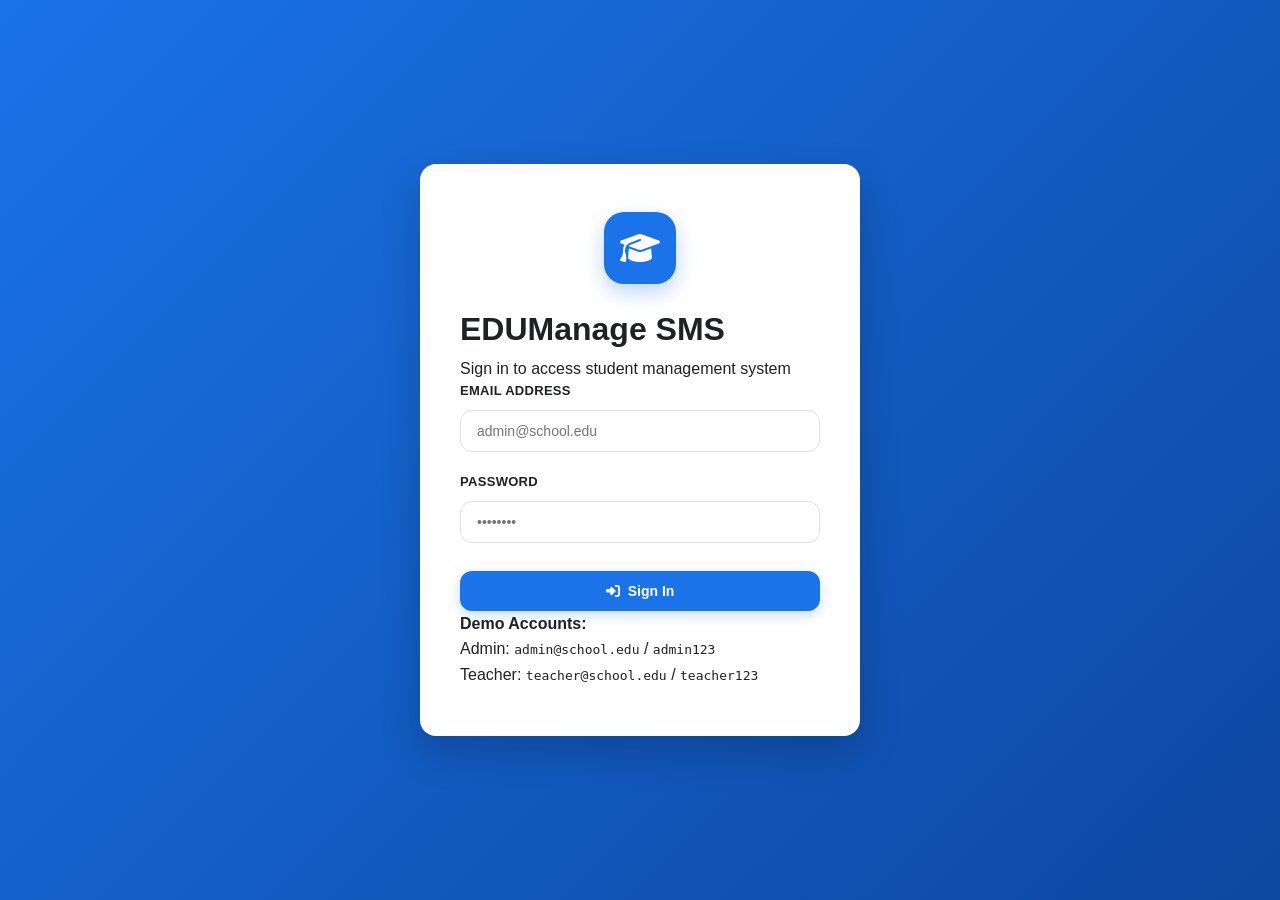
<file: index.html>
<!DOCTYPE html>
<html lang="en">
<head>
    <meta charset="UTF-8">
    <meta name="viewport" content="width=device-width, initial-scale=1.0">
    <title>Sign In - EDUManage SMS</title>
    <link rel="stylesheet" href="https://cdnjs.cloudflare.com/ajax/libs/font-awesome/6.5.1/css/all.min.css">
    <link rel="stylesheet" href="css/style.css">
</head>
<body>

    <div class="login-container">
        <div class="login-card">
            <div class="login-header">
                <div class="school-logo">
                    <i class="fa-solid fa-graduation-cap"></i>
                </div>
                <h1>EDUManage SMS</h1>
                <p>Sign in to access student management system</p>
            </div>

            <div id="loginAlert" class="alert alert-error"></div>

            <form id="loginForm">
                <div class="form-group">
                    <label for="email">Email Address</label>
                    <input type="email" id="email" placeholder="admin@school.edu">
                    <div class="error-message" id="emailError"></div>
                </div>
                
                <div class="form-group">
                    <label for="password">Password</label>
                    <input type="password" id="password" placeholder="••••••••">
                    <div class="error-message" id="passwordError"></div>
                </div>

                <button type="submit" class="btn btn-primary" style="width: 100%; margin-top: 8px;">
                    <i class="fa-solid fa-right-to-bracket"></i> Sign In
                </button>
            </form>

            <div class="demo-credentials">
                <strong>Demo Accounts:</strong><br>
                Admin: <code>admin@school.edu</code> / <code>admin123</code><br>
                Teacher: <code>teacher@school.edu</code> / <code>teacher123</code>
            </div>
        </div>
    </div>

    <script src="js/auth.js"></script>
    <script>
        // Redirect if already logged in
        if (localStorage.getItem('currentUser')) {
            window.location.href = 'dashboard.html';
        }
    </script>
</body>
</html>
</file>
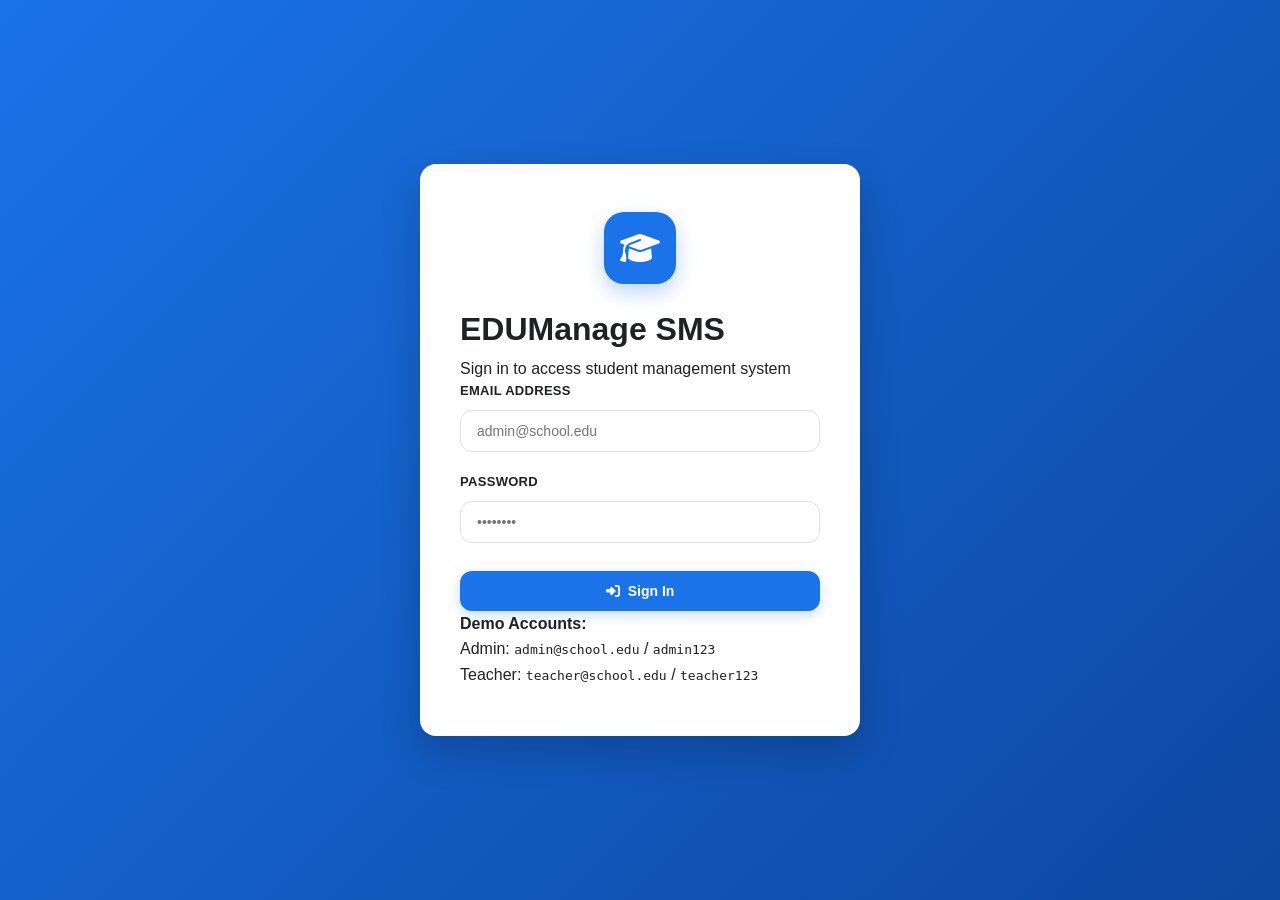
<file: dashboard.html>
<!DOCTYPE html>
<html lang="en">
<head>
    <meta charset="UTF-8">
    <meta name="viewport" content="width=device-width, initial-scale=1.0">
    <title>Dashboard - EDUManage SMS</title>
    <link rel="stylesheet" href="https://cdnjs.cloudflare.com/ajax/libs/font-awesome/6.5.1/css/all.min.css">
    <link rel="stylesheet" href="css/style.css">
</head>
<body>
    <nav class="navbar">
        <a href="dashboard.html" class="navbar-brand">
            <div class="logo-icon"><i class="fa-solid fa-user-graduate"></i></div>
            EDUManage SMS
        </a>
        <ul class="navbar-nav">
            <li><a href="dashboard.html" class="active">Dashboard</a></li>
            <li><a href="register.html">Register Student</a></li>
            <li><a href="students.html">Student List</a></li>
        </ul>
        <div class="user-info">
            <div class="user-avatar">A</div>
            <button class="btn btn-secondary btn-sm" onclick="logout()">Logout</button>
        </div>
    </nav>

    <div class="container">
        <div class="page-header">
            <h1>Dashboard</h1>
            <p>Welcome back, Administrator. Here's an overview of the school.</p>
        </div>

        <div class="stats-grid">
            <div class="stat-card">
                <div class="stat-icon blue"><i class="fa-solid fa-circle-user"></i></div>
                <div class="stat-info">
                    <h3 id="totalStudents">0</h3>
                    <p>Total Students</p>
                </div>
            </div>
            <div class="stat-card">
                <div class="stat-icon green"><i class="fa-solid fa-circle-check"></i></div>
                <div class="stat-info">
                    <h3 id="activeStudents">0</h3>
                    <p>Active Students</p>
                </div>
            </div>
            <div class="stat-card">
                <div class="stat-icon orange"><i class="fa-solid fa-book-journal-whills"></i></div>
                <div class="stat-info">
                    <h3 id="totalClasses">0</h3>
                    <p>Classes</p>
                </div>
            </div>
            <div class="stat-card">
                <div class="stat-icon red"><i class="fa-solid fa-file"></i></div>
                <div class="stat-info">
                    <h3 id="newThisMonth">0</h3>
                    <p>New This Month</p>
                </div>
            </div>
        </div>

        <div class="quick-actions">
            <h2>Quick Actions</h2>
            <div class="actions-grid">
                <a href="register.html" class="action-card">
                    <span class="action-icon"><i class="fa-solid fa-plus"></i></span>
                    <span>Register New Student</span>
                </a>
                <a href="students.html" class="action-card">
                    <span class="action-icon"><i class="fa-solid fa-list"></i></span>
                    <span>View Student List</span>
                </a>
            </div>
        </div>

        <div class="recent-section">
            <h2>Recent Activity</h2>
            <ul class="activity-list" id="activityList">
                <!-- Populated by JavaScript -->
            </ul>
        </div>
    </div>

    <script src="js/auth.js"></script>
    <script src="js/students.js"></script>
    <script src="js/main.js"></script>
    <script>
        if (!localStorage.getItem('currentUser')) {
            window.location.href = 'index.html';
        } else {
            loadDashboard();
        }
    </script>
</body>
</html>
</file>
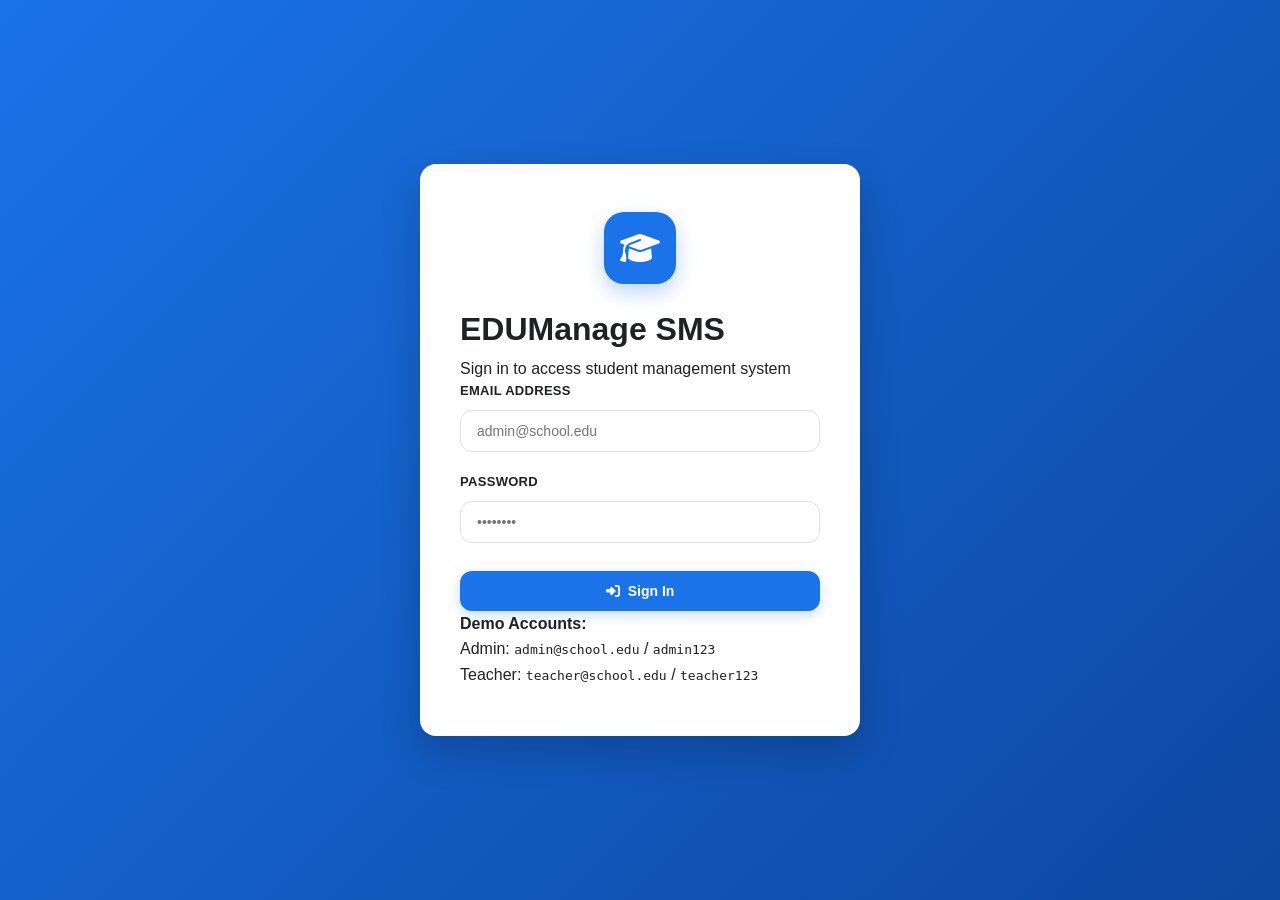
<file: dashboard2.html>
<!DOCTYPE html>
<html lang="en">
<head>
    <meta charset="UTF-8">
    <meta name="viewport" content="width=device-width, initial-scale=1.0">
    <title>Dashboard - EduManage SMS</title>
    <link rel="stylesheet" href="https://cdnjs.cloudflare.com/ajax/libs/font-awesome/6.5.1/css/all.min.css">
    <link rel="stylesheet" href="css/style.css">
    <script>try{var t=localStorage.getItem('sms_theme');if(t)document.documentElement.setAttribute('data-theme',JSON.parse(t));}catch(e){}</script>
</head>
<body>
    <div class="shell">
        <aside class="sidebar">
            <div class="brand"><i class="fa-solid fa-graduation-cap"></i> EduManage SMS</div>
            <nav id="nav"></nav>
        </aside>

        <div class="content">
            <header class="topbar">
                <h2 id="pageTitle">Dashboard</h2>
                <div class="user-box">
                    <button class="btn btn-secondary btn-sm" id="themeBtn" title="Toggle dark mode"><i class="fa-solid fa-moon"></i></button>
                    <div class="user-meta">
                        <strong id="userName"></strong><br>
                        <span class="role-badge" id="userRole"></span>
                    </div>
                    <button class="btn btn-secondary btn-sm" onclick="logout()"><i class="fa-solid fa-right-from-bracket"></i> Logout</button>
                </div>
            </header>
            <main id="view"></main>
        </div>
    </div>

    <script src="js/data.js"></script>
    <script src="js/app.js"></script>
</body>
</html>
</file>
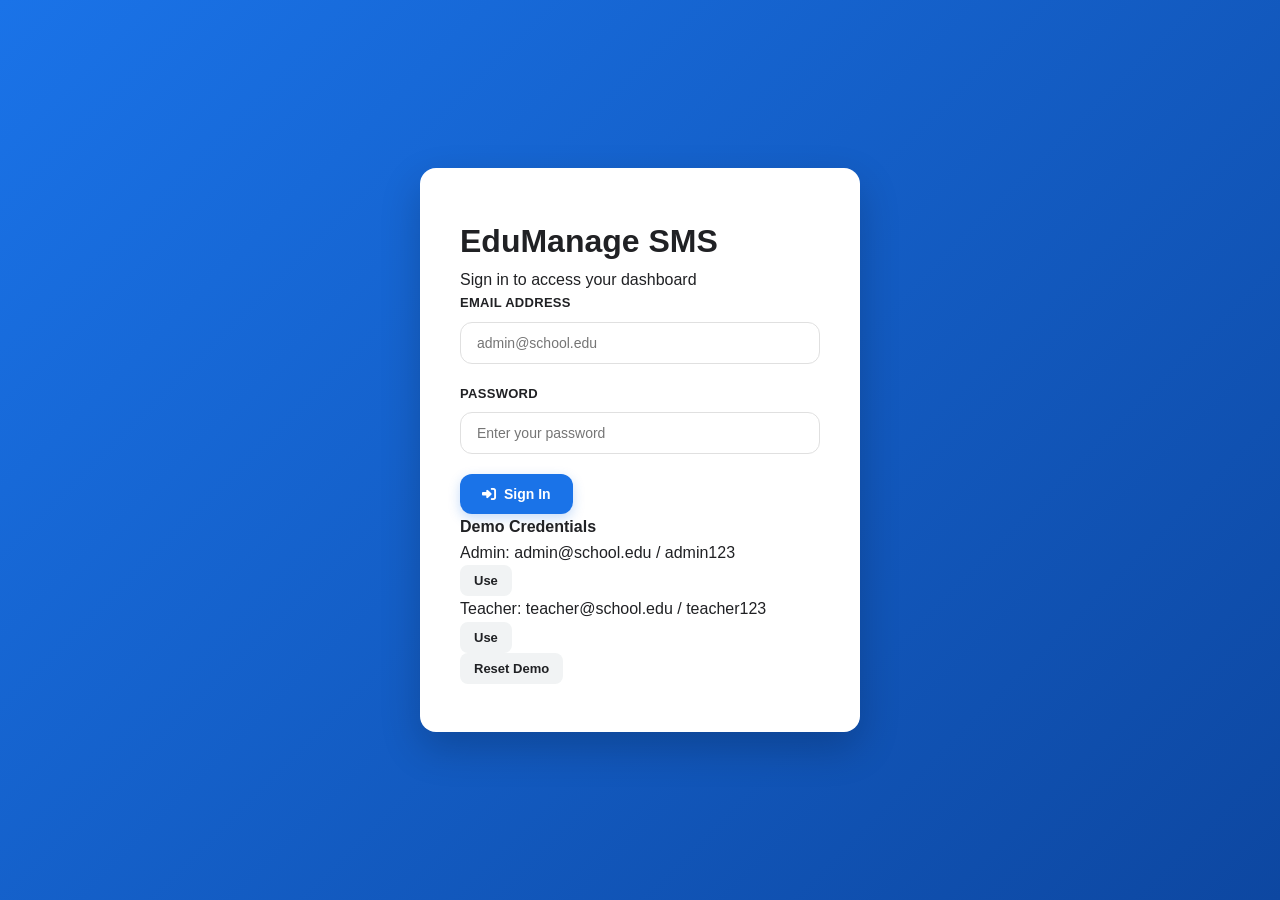
<file: index2.html>
<!DOCTYPE html>
<html lang="en">
<head>
    <meta charset="UTF-8">
    <meta name="viewport" content="width=device-width, initial-scale=1.0">
    <title>Login - EduManage SMS</title>
    <link rel="stylesheet" href="https://cdnjs.cloudflare.com/ajax/libs/font-awesome/6.5.1/css/all.min.css">
    <link rel="stylesheet" href="css/style.css">
</head>
<body>
    <div class="login-container">
        <div class="login-card">
            <div class="login-header">
                <h1>EduManage SMS</h1>
                <p>Sign in to access your dashboard</p>
            </div>

            <div id="loginAlert" class="alert alert-error"></div>

            <form id="loginForm" novalidate>
                <div class="form-group">
                    <label for="email">Email Address</label>
                    <input type="email" id="email" name="email"
                           placeholder="admin@school.edu" autocomplete="email">
                    <div class="error-message" id="emailError">Please enter a valid email address</div>
                </div>

                <div class="form-group">
                    <label for="password">Password</label>
                    <input type="password" id="password" name="password"
                           placeholder="Enter your password" autocomplete="current-password">
                    <div class="error-message" id="passwordError">Password must be at least 6 characters</div>
                </div>

                <button type="submit" class="btn btn-primary"><i class="fa-solid fa-right-to-bracket"></i> Sign In</button>
            </form>

            <div class="demo-credentials">
                <strong>Demo Credentials</strong>
                <div class="demo-row">
                    <div>Admin: admin@school.edu / admin123</div>
                    <button type="button" class="btn btn-secondary btn-sm" onclick="fillDemo('admin')">Use</button>
                </div>
                <div class="demo-row">
                    <div>Teacher: teacher@school.edu / teacher123</div>
                    <button type="button" class="btn btn-secondary btn-sm" onclick="fillDemo('teacher')">Use</button>
                </div>
                <div class="demo-row" style="justify-content:flex-end;">
                    <button type="button" class="btn btn-secondary btn-sm" onclick="resetDemo()">Reset Demo</button>
                </div>
            </div>
        </div>
    </div>

    <script>try{var t=localStorage.getItem('sms_theme');if(t)document.documentElement.setAttribute('data-theme',JSON.parse(t));}catch(e){}</script>
    <script src="js/data.js"></script>
    <script src="js/auth.js"></script>
</body>
</html>
</file>
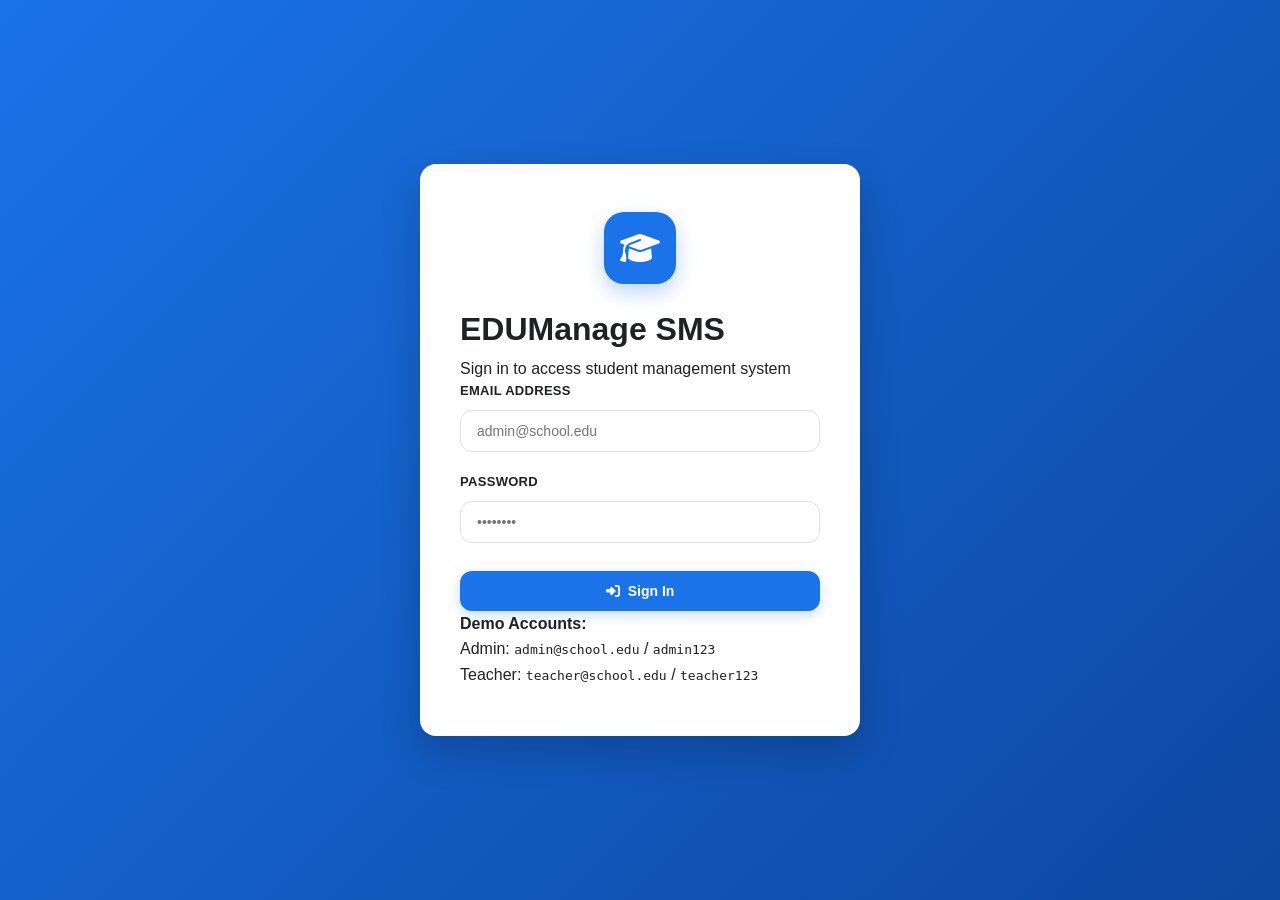
<file: register.html>
<!DOCTYPE html>
<html lang="en">
<head>
    <meta charset="UTF-8">
    <meta name="viewport" content="width=device-width, initial-scale=1.0">
    <title>Register Student - EDUManage SMS</title>
    <link rel="stylesheet" href="https://cdnjs.cloudflare.com/ajax/libs/font-awesome/6.5.1/css/all.min.css">
    <link rel="stylesheet" href="css/style.css">
</head>
<body>
    <nav class="navbar">
        <a href="dashboard.html" class="navbar-brand">
            <div class="logo-icon"><i class="fa-solid fa-user-graduate"></i></div>
            EDUManage SMS
        </a>
        <ul class="navbar-nav">
            <li><a href="dashboard.html">Dashboard</a></li>
            <li><a href="register.html" class="active">Register Student</a></li>
            <li><a href="students.html">Student List</a></li>
        </ul>
        <div class="user-info">
            <div class="user-avatar">A</div>
            <button class="btn btn-secondary btn-sm" onclick="logout()"><i class="fa-solid fa-sign-out-alt"></i> Logout</button>
        </div>
    </nav>

    <div class="container">
        <div class="page-header">
            <h1>Register New Student</h1>
            <p>Fill in the details below to register a new student.</p>
        </div>

        <div class="form-card">
            <div id="formAlert" class="alert"></div>
            <form id="studentForm" novalidate>
                <div class="form-row">
                    <div class="form-group">
                        <label for="firstName">First Name *</label>
                        <input type="text" id="firstName" name="firstName" placeholder="John">
                        <div class="error-message" id="firstNameError">First name is required</div>
                    </div>
                    <div class="form-group">
                        <label for="lastName">Last Name *</label>
                        <input type="text" id="lastName" name="lastName" placeholder="Doe">
                        <div class="error-message" id="lastNameError">Last name is required</div>
                    </div>
                </div>

                <div class="form-row">
                    <div class="form-group">
                        <label for="email">Email Address *</label>
                        <input type="email" id="email" name="email" placeholder="john.doe@email.com">
                        <div class="error-message" id="emailError">Valid email is required</div>
                    </div>
                    <div class="form-group">
                        <label for="phone">Phone Number *</label>
                        <input type="tel" id="phone" name="phone" placeholder="+256 700 000 000">
                        <div class="error-message" id="phoneError">Phone number is required</div>
                    </div>
                </div>

                <div class="form-row">
                    <div class="form-group">
                        <label for="dob">Date of Birth *</label>
                        <input type="date" id="dob" name="dob">
                        <div class="error-message" id="dobError">Date of birth is required</div>
                    </div>
                    <div class="form-group">
                        <label for="gender">Gender *</label>
                        <select id="gender" name="gender">
                            <option value="">Select gender</option>
                            <option value="Male">Male</option>
                            <option value="Female">Female</option>
                            <option value="Other">Other</option>
                        </select>
                        <div class="error-message" id="genderError">Gender is required</div>
                    </div>
                </div>

                <div class="form-row">
                    <div class="form-group">
                        <label for="class">Class *</label>
                        <select id="class" name="class">
                            <option value="">Select class</option>
                            <option value="Senior 1">Senior 1</option>
                            <option value="Senior 2">Senior 2</option>
                            <option value="Senior 3">Senior 3</option>
                            <option value="Senior 4">Senior 4</option>
                            <option value="Senior 5">Senior 5</option>
                            <option value="Senior 6">Senior 6</option>
                        </select>
                        <div class="error-message" id="classError">Class is required</div>
                    </div>
                    <div class="form-group">
                        <label for="enrollmentDate">Enrollment Date *</label>
                        <input type="date" id="enrollmentDate" name="enrollmentDate">
                        <div class="error-message" id="enrollmentDateError">Enrollment date is required</div>
                    </div>
                </div>

                <div class="form-group">
                    <label for="address">Address</label>
                    <textarea id="address" name="address" rows="3"
                              placeholder="Enter residential address"></textarea>
                </div>

                <div class="form-actions" style="display: flex; gap: 12px; margin-top: 24px; padding-top: 24px; border-top: 1px solid var(--light-gray);">
                    <button type="submit" class="btn btn-primary"><i class="fa-solid fa-save"></i> Register Student</button>
                    <a href="dashboard.html" class="btn btn-secondary">Cancel</a>
                </div>
            </form>
        </div>
    </div>

    <script src="js/auth.js"></script>
    <script src="js/students.js"></script>
    <script>
        if (!localStorage.getItem('currentUser')) {
            window.location.href = 'index.html';
        } else {
            initRegistrationForm();
        }
    </script>
</body>
</html>
</file>
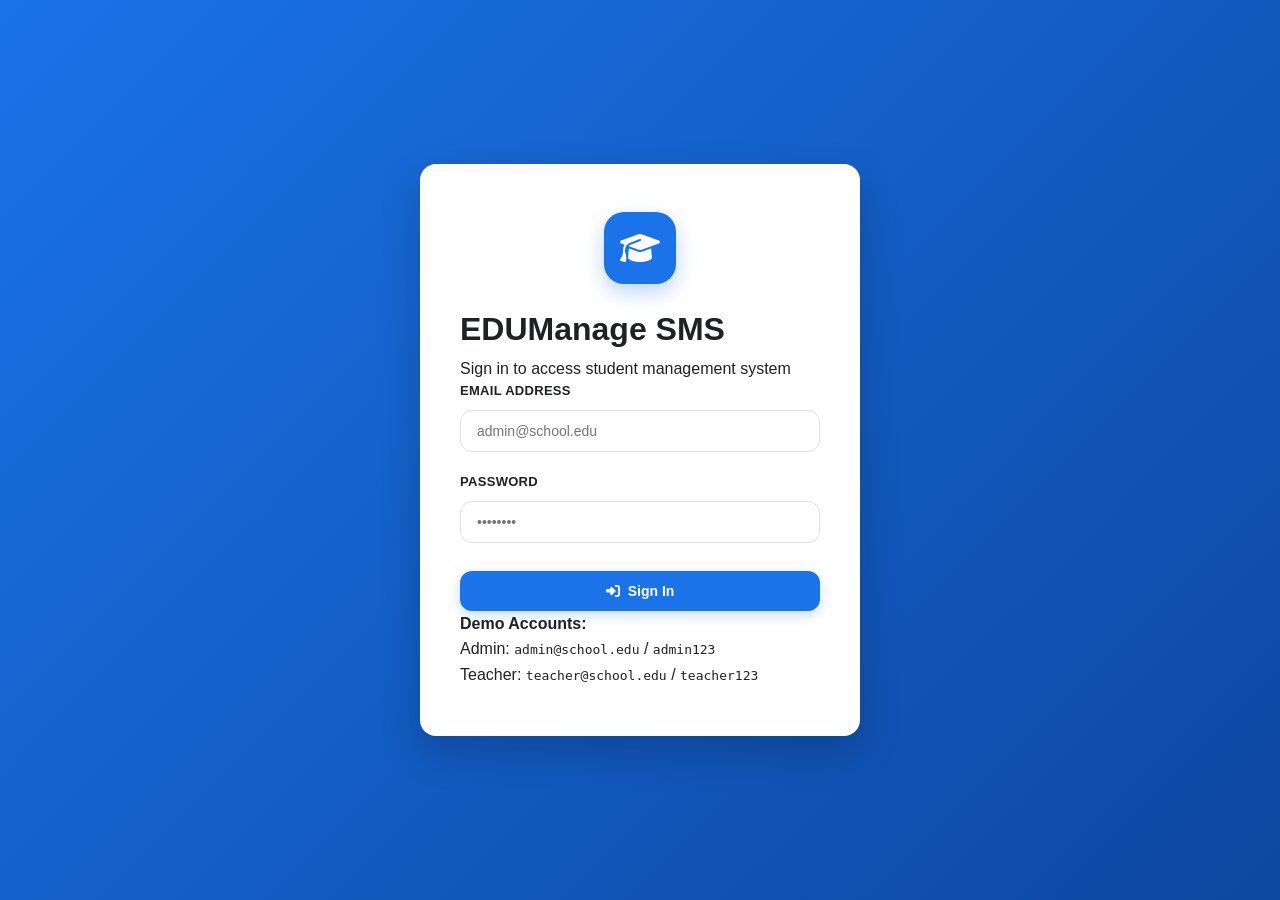
<file: students.html>
<!DOCTYPE html>
<html lang="en">
<head>
    <meta charset="UTF-8">
    <meta name="viewport" content="width=device-width, initial-scale=1.0">
    <title>Student Directory - EDUManage SMS</title>
    <link rel="stylesheet" href="https://cdnjs.cloudflare.com/ajax/libs/font-awesome/6.5.1/css/all.min.css">
    <link rel="stylesheet" href="css/style.css">
</head>
<body>
    <nav class="navbar">
        <a href="dashboard.html" class="navbar-brand">
            <div class="logo-icon"><i class="fa-solid fa-user-graduate"></i></div>
            EDUManage SMS
        </a>
        <ul class="navbar-nav">
            <li><a href="dashboard.html">Dashboard</a></li>
            <li><a href="register.html">Register Student</a></li>
            <li><a href="students.html" class="active">Student List</a></li>
        </ul>
        <div class="user-info">
            <div class="user-avatar">A</div>
            <button class="btn btn-secondary btn-sm" onclick="logout()">Logout</button>
        </div>
    </nav>

    <div class="container">
        <div class="page-header">
            <h1>Student Directory & Management</h1>
            <p>Filter, review, edit, export, or manage student profile states.</p>
        </div>

        <div class="table-card">
            <div class="table-header">
                <h2>Students List (<span id="studentCount">0</span>)</h2>
                <div style="display: flex; gap: 12px; flex-wrap: wrap; align-items: center;">
                    <input type="text" id="searchInput" class="search-box" placeholder="Search name, ID or email...">
                    <button type="button" class="btn btn-secondary btn-sm" onclick="exportStudentsToCSV()">Export CSV</button>
                </div>
            </div>

            <div class="table-responsive">
                <table>
                    <thead>
                        <tr>
                            <th>ID</th>
                            <th>Full Name</th>
                            <th>Email</th>
                            <th>Class</th>
                            <th>Status</th>
                            <th>Actions</th>
                        </tr>
                    </thead>
                    <tbody id="studentTableBody">
                        <!-- Populated dynamically -->
                    </tbody>
                </table>
            </div>
            
            <div id="emptyState" class="empty-state" style="display: none;">
                <div class="empty-icon"><i class="fa-solid fa-folder-open"></i></div>
                <h3>No students found</h3>
                <p>Try adjusting your search query.</p>
            </div>
        </div>
    </div>

    <script src="js/auth.js"></script>
    <script src="js/students.js"></script>
    <script>
        if (!localStorage.getItem('currentUser')) {
            window.location.href = 'index.html';
        } else {
            initStudentList();
        }
    </script>
</body>
</html>
</file>
<file: css/style.css>
/* ===== RESET & BASE STYLES ===== */
* {
    margin: 0;
    padding: 0;
    box-sizing: border-box;
}

:root {
    --primary: #1a73e8;
    --primary-dark: #1557b0;
    --primary-light: #e8f0fe;
    --secondary: #34a853;
    --danger: #ea4335;
    --warning: #fbbc04;
    --dark: #202124;
    --gray: #5f6368;
    --light-gray: #f1f3f4;
    --white: #ffffff;
    --shadow: 0 4px 12px rgba(0,0,0,0.05);
    --shadow-lg: 0 8px 24px rgba(0,0,0,0.1);
    --radius: 12px;
    --radius-lg: 16px;
}

body {
    font-family: 'Segoe UI', Tahoma, Geneva, Verdana, sans-serif;
    background-color: #f8f9fa;
    color: var(--dark);
    line-height: 1.6;
    -webkit-font-smoothing: antialiased;
}

/* ===== NAVBAR ===== */
.navbar {
    background: var(--white);
    box-shadow: 0 2px 8px rgba(0,0,0,0.06);
    padding: 0 32px;
    height: 70px;
    display: flex;
    align-items: center;
    justify-content: space-between;
    position: sticky;
    top: 0;
    z-index: 100;
}

.navbar-brand {
    display: flex;
    align-items: center;
    gap: 12px;
    font-size: 20px;
    font-weight: 700;
    color: var(--primary);
    text-decoration: none;
}

.navbar-brand .logo-icon {
    width: 44px;
    height: 44px;
    background: linear-gradient(135deg, var(--primary) 0%, #0d47a1 100%);
    border-radius: 12px;
    display: flex;
    align-items: center;
    justify-content: center;
    color: white;
    font-size: 20px;
    box-shadow: 0 4px 12px rgba(26, 115, 232, 0.3);
}

.navbar-nav {
    display: flex;
    align-items: center;
    gap: 8px;
    list-style: none;
}

.navbar-nav a {
    padding: 10px 18px;
    border-radius: var(--radius);
    text-decoration: none;
    color: var(--gray);
    font-weight: 600;
    font-size: 14px;
    transition: all 0.2s ease;
}

.navbar-nav a:hover,
.navbar-nav a.active {
    background: var(--primary-light);
    color: var(--primary);
}

.user-info {
    display: flex;
    align-items: center;
    gap: 14px;
}

.user-avatar {
    width: 38px;
    height: 38px;
    background: var(--primary);
    border-radius: 50%;
    display: flex;
    align-items: center;
    justify-content: center;
    color: white;
    font-weight: 600;
    font-size: 14px;
}

/* ===== TILES & STATS (Polished Cards) ===== */
.container {
    max-width: 1200px;
    margin: 0 auto;
    padding: 32px 24px;
}

.page-header {
    margin-bottom: 28px;
}

.page-header h1 {
    font-size: 26px;
    color: var(--dark);
    font-weight: 700;
    margin-bottom: 4px;
}

.page-header p {
    color: var(--gray);
    font-size: 14px;
}

.stats-grid {
    display: grid;
    grid-template-columns: repeat(auto-fit, minmax(260px, 1fr));
    gap: 20px;
    margin-bottom: 32px;
}

.stat-card {
    background: var(--white);
    border-radius: var(--radius-lg);
    padding: 24px;
    box-shadow: var(--shadow);
    display: flex;
    align-items: center;
    gap: 20px;
    border: 1px solid rgba(0,0,0,0.04);
    transition: all 0.3s cubic-bezier(0.16, 1, 0.3, 1);
}

.stat-card:hover {
    transform: translateY(-4px);
    box-shadow: var(--shadow-lg);
    border-color: rgba(26, 115, 232, 0.2);
}

.stat-icon {
    width: 60px;
    height: 60px;
    border-radius: 14px;
    display: flex;
    align-items: center;
    justify-content: center;
    font-size: 24px;
    flex-shrink: 0;
}

.stat-icon.blue { background: var(--primary-light); color: var(--primary); }
.stat-icon.green { background: #e6f4ea; color: var(--secondary); }
.stat-icon.orange { background: #fef7e0; color: #f9ab00; }
.stat-icon.red { background: #fce8e6; color: var(--danger); }

.stat-info h3 {
    font-size: 30px;
    color: var(--dark);
    font-weight: 700;
    margin-bottom: 2px;
}

.stat-info p {
    color: var(--gray);
    font-size: 13px;
    font-weight: 500;
}

/* ===== QUICK ACTIONS TILES ===== */
.quick-actions {
    background: var(--white);
    border-radius: var(--radius-lg);
    padding: 28px;
    box-shadow: var(--shadow);
    margin-bottom: 32px;
    border: 1px solid rgba(0,0,0,0.04);
}

.quick-actions h2 {
    font-size: 18px;
    margin-bottom: 18px;
    color: var(--dark);
    font-weight: 600;
}

.actions-grid {
    display: grid;
    grid-template-columns: repeat(auto-fit, minmax(220px, 1fr));
    gap: 16px;
}

.action-card {
    display: flex;
    align-items: center;
    gap: 16px;
    padding: 18px 20px;
    background: #fafbfc;
    border: 1px solid #eef0f2;
    border-radius: var(--radius);
    text-decoration: none;
    color: var(--dark);
    transition: all 0.25s ease;
}

.action-card:hover {
    border-color: var(--primary);
    background: var(--primary-light);
    transform: translateY(-2px);
    box-shadow: 0 4px 12px rgba(26, 115, 232, 0.1);
}

.action-card .action-icon {
    font-size: 22px;
    color: var(--primary);
}

.action-card span {
    font-weight: 600;
    font-size: 14px;
}

/* ===== RECENT ACTIVITY ===== */
.recent-section {
    background: var(--white);
    border-radius: var(--radius-lg);
    padding: 28px;
    box-shadow: var(--shadow);
    border: 1px solid rgba(0,0,0,0.04);
}

.recent-section h2 {
    font-size: 18px;
    margin-bottom: 18px;
    color: var(--dark);
    font-weight: 600;
}

.activity-list {
    list-style: none;
}

.activity-item {
    display: flex;
    align-items: center;
    gap: 14px;
    padding: 14px 0;
    border-bottom: 1px solid var(--light-gray);
}

.activity-item:last-child {
    border-bottom: none;
}

.activity-dot {
    width: 10px;
    height: 10px;
    border-radius: 50%;
    background: var(--primary);
    flex-shrink: 0;
}

.activity-text {
    flex: 1;
    font-size: 14px;
    color: var(--dark);
}

.activity-time {
    font-size: 12px;
    color: var(--gray);
    font-weight: 500;
}

/* ===== FORMS & CARDS ===== */
.form-card {
    background: var(--white);
    border-radius: var(--radius-lg);
    padding: 36px;
    box-shadow: var(--shadow);
    max-width: 760px;
    border: 1px solid rgba(0,0,0,0.04);
    margin: 0 auto;
}

.form-row {
    display: grid;
    grid-template-columns: 1fr 1fr;
    gap: 20px;
}

.form-group {
    margin-bottom: 20px;
}

.form-group label {
    display: block;
    margin-bottom: 8px;
    font-weight: 600;
    font-size: 13px;
    color: var(--dark);
    text-transform: uppercase;
    letter-spacing: 0.3px;
}

.form-group input,
.form-group select,
.form-group textarea {
    width: 100%;
    padding: 12px 16px;
    border: 1.5px solid #e0e0e0;
    border-radius: var(--radius);
    font-size: 14px;
    transition: all 0.25s ease;
    font-family: inherit;
    background: #fff;
}

.form-group input:focus,
.form-group select:focus,
.form-group textarea:focus {
    outline: none;
    border-color: var(--primary);
    box-shadow: 0 0 0 4px rgba(26, 115, 232, 0.12);
}

.error-message {
    color: var(--danger);
    font-size: 12px;
    margin-top: 6px;
    display: none;
}

.error-message.show {
    display: block;
}

/* ===== TABLES ===== */
.table-card {
    background: var(--white);
    border-radius: var(--radius-lg);
    box-shadow: var(--shadow);
    overflow: hidden;
    border: 1px solid rgba(0,0,0,0.04);
}

.table-header {
    padding: 24px;
    display: flex;
    align-items: center;
    justify-content: space-between;
    border-bottom: 1px solid var(--light-gray);
    flex-wrap: wrap;
    gap: 16px;
    background: #fafbfc;
}

.table-header h2 {
    font-size: 18px;
    color: var(--dark);
    font-weight: 600;
}

.search-box {
    padding: 12px 18px;
    border: 1.5px solid #e0e0e0;
    border-radius: var(--radius);
    font-size: 14px;
    width: 300px;
    transition: all 0.25s ease;
    background: #fff;
}

.search-box:focus {
    outline: none;
    border-color: var(--primary);
    box-shadow: 0 0 0 4px rgba(26, 115, 232, 0.12);
}

.table-responsive {
    overflow-x: auto;
    width: 100%;
}

table {
    width: 100%;
    border-collapse: collapse;
}

thead {
    background: #f8f9fa;
}

th {
    padding: 16px 24px;
    text-align: left;
    font-size: 12px;
    font-weight: 700;
    color: var(--gray);
    text-transform: uppercase;
    letter-spacing: 0.6px;
    border-bottom: 1px solid #eef0f2;
}

td {
    padding: 16px 24px;
    border-bottom: 1px solid var(--light-gray);
    font-size: 14px;
    color: var(--dark);
}

tbody tr {
    transition: background 0.15s ease;
}

tbody tr:hover {
    background: #f8f9fb;
}

tbody tr:last-child td {
    border-bottom: none;
}

/* ===== BUTTONS & BADGES ===== */
.btn {
    display: inline-flex;
    align-items: center;
    justify-content: center;
    gap: 8px;
    padding: 12px 22px;
    border: none;
    border-radius: var(--radius);
    font-size: 14px;
    font-weight: 600;
    cursor: pointer;
    transition: all 0.25s ease;
    text-decoration: none;
    font-family: inherit;
}

.btn-primary {
    background: var(--primary);
    color: white;
    box-shadow: 0 4px 12px rgba(26, 115, 232, 0.25);
}

.btn-primary:hover {
    background: var(--primary-dark);
    transform: translateY(-1px);
    box-shadow: 0 6px 16px rgba(26, 115, 232, 0.35);
}

.btn-secondary {
    background: #f1f3f4;
    color: var(--dark);
}

.btn-secondary:hover {
    background: #e4e7eb;
}

.btn-danger {
    background: var(--danger);
    color: white;
    box-shadow: 0 4px 12px rgba(234, 67, 53, 0.25);
}

.btn-danger:hover {
    background: #d93829;
    transform: translateY(-1px);
}

.btn-sm {
    padding: 8px 14px;
    font-size: 13px;
    border-radius: 8px;
}

.badge {
    display: inline-flex;
    align-items: center;
    padding: 6px 12px;
    border-radius: 20px;
    font-size: 12px;
    font-weight: 600;
    letter-spacing: 0.3px;
}

.badge-active {
    background: #e6f4ea;
    color: var(--secondary);
}

.badge-inactive {
    background: #fce8e6;
    color: var(--danger);
}

/* ===== DETAILS VIEW ===== */
.details-card {
    background: var(--white);
    border-radius: var(--radius-lg);
    box-shadow: var(--shadow);
    overflow: hidden;
    border: 1px solid rgba(0,0,0,0.04);
}

.details-header {
    background: linear-gradient(135deg, var(--primary) 0%, #0d47a1 100%);
    padding: 36px;
    color: white;
    display: flex;
    align-items: center;
    gap: 24px;
}

.details-avatar {
    width: 84px;
    height: 84px;
    background: rgba(255,255,255,0.2);
    border-radius: 50%;
    display: flex;
    align-items: center;
    justify-content: center;
    font-size: 32px;
    font-weight: 700;
    flex-shrink: 0;
    border: 3px solid rgba(255,255,255,0.4);
}

.details-header h2 {
    font-size: 26px;
    margin-bottom: 4px;
    font-weight: 700;
}

.details-header p {
    opacity: 0.9;
    font-size: 14px;
}

.details-body {
    padding: 36px;
}

.details-grid {
    display: grid;
    grid-template-columns: repeat(auto-fit, minmax(240px, 1fr));
    gap: 28px;
}

.detail-item label {
    display: block;
    font-size: 11px;
    font-weight: 700;
    color: var(--gray);
    text-transform: uppercase;
    letter-spacing: 0.8px;
    margin-bottom: 6px;
}

.detail-item p {
    font-size: 15px;
    color: var(--dark);
    font-weight: 600;
}

/* ===== LOGIN CARD ===== */
.login-container {
    min-height: 100vh;
    display: flex;
    align-items: center;
    justify-content: center;
    background: linear-gradient(135deg, #1a73e8 0%, #0d47a1 100%);
    padding: 24px;
}

.login-card {
    background: var(--white);
    border-radius: var(--radius-lg);
    box-shadow: 0 16px 40px rgba(0,0,0,0.2);
    padding: 48px 40px;
    width: 100%;
    max-width: 440px;
    animation: slideUp 0.5s cubic-bezier(0.16, 1, 0.3, 1);
}

@keyframes slideUp {
    from { opacity: 0; transform: translateY(30px); }
    to { opacity: 1; transform: translateY(0); }
}

.school-logo {
    width: 72px;
    height: 72px;
    background: var(--primary);
    border-radius: 20px;
    display: flex;
    align-items: center;
    justify-content: center;
    margin: 0 auto 20px;
    font-size: 32px;
    color: white;
    box-shadow: 0 8px 20px rgba(26, 115, 232, 0.3);
}

/* ===== ALERTS ===== */
.alert {
    padding: 14px 20px;
    border-radius: var(--radius);
    margin-bottom: 20px;
    font-size: 14px;
    display: none;
    align-items: center;
    gap: 10px;
}

.alert.show {
    display: flex;
}

.alert-success {
    background: #e6f4ea;
    color: #1e7e34;
    border: 1px solid #b7e1c5;
}

.alert-error {
    background: #fce8e6;
    color: #c5221f;
    border: 1px solid #f5c6c3;
}

/* ===== RESPONSIVE MEDIA QUERIES FOR SMALL SCREENS ===== */
@media (max-width: 768px) {
    .navbar {
        padding: 0 16px;
        height: 64px;
    }

    .navbar-nav {
        display: none;
    }

    .container {
        padding: 16px;
    }

    .form-row {
        grid-template-columns: 1fr;
        gap: 0;
    }

    .form-card {
        padding: 24px 20px;
    }

    .details-header {
        flex-direction: column;
        text-align: center;
        padding: 28px 20px;
    }

    .details-body {
        padding: 24px 20px;
    }

    .table-header {
        flex-direction: column;
        align-items: stretch;
        padding: 16px;
    }

    .search-box {
        width: 100%;
    }

    .login-card {
        padding: 36px 20px;
    }

    .stats-grid {
        grid-template-columns: 1fr;
    }

    .actions-grid {
        grid-template-columns: 1fr;
    }

    th, td {
        padding: 12px 16px;
    }
}
</file>
